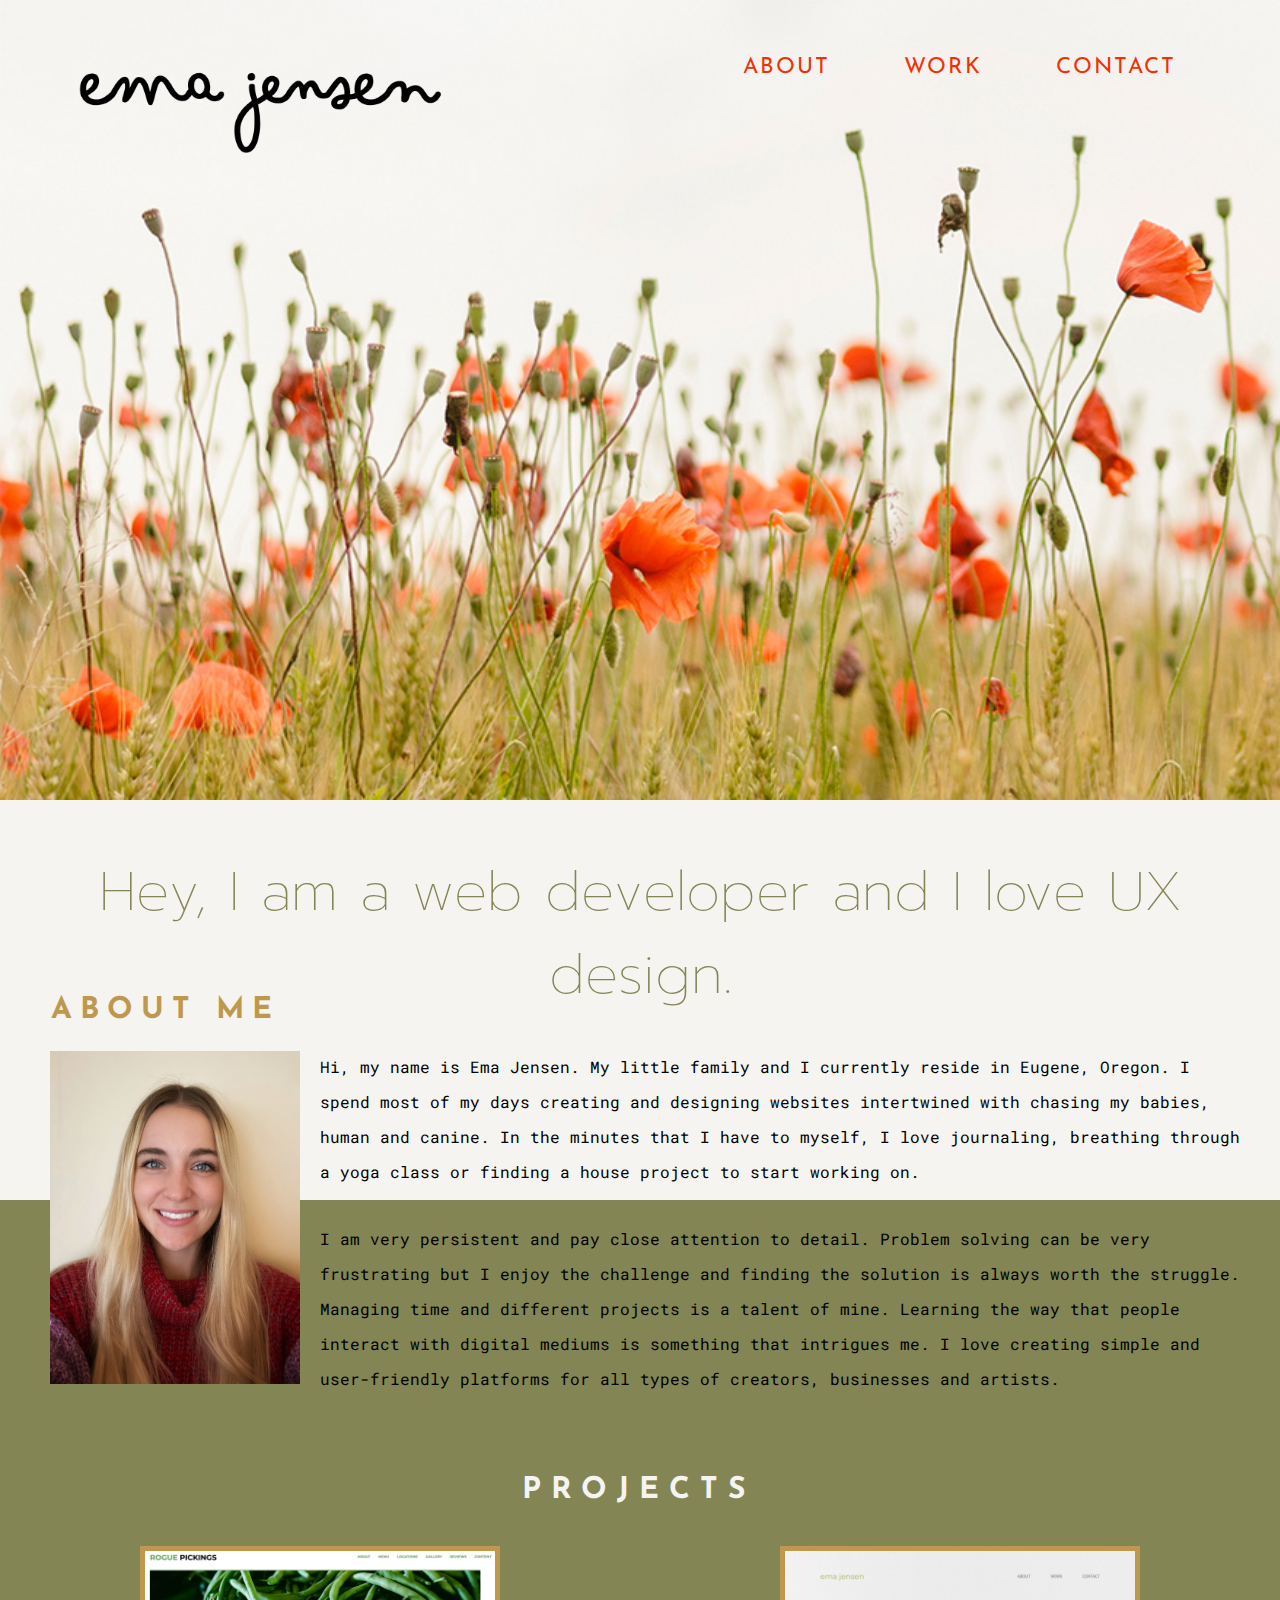
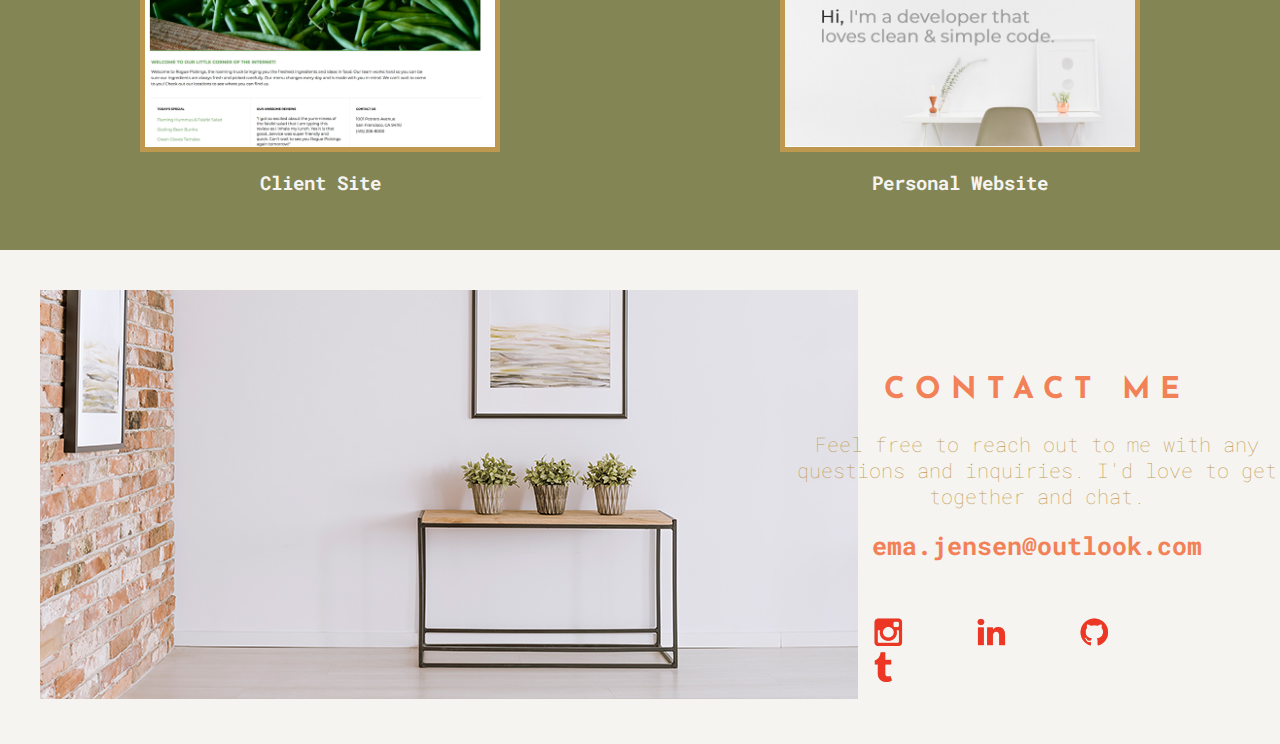
<file: index.html>
<!doctype html>
<html lang="en">
    <head>
      <meta charset="utf-8">
        <title>Ema Jensen | Portfolio</title>
        <link rel="stylesheet" href="css/normalize.css">
        <link rel="stylesheet" href="css/main.css">
        <link href="https://fonts.googleapis.com/css?family=Roboto+Mono&display=swap" rel="stylesheet">
        <link href="https://fonts.googleapis.com/css?family=Prompt:200,400&display=swap" rel="stylesheet">
        <link href="https://fonts.googleapis.com/css?family=Josefin+Sans&display=swap" rel="stylesheet">
    </head>
    <body>
      <div class="full-body">
        <header>
          <div class="full-width">
            <div class="half-width">
              <a href="../index.html"><img src="../img/name-logo.png" alt="Name Logo"></a>
            </div>
            <div class="half-width">
              <nav>
                <ul>
                  <li><a href="#about">ABOUT</a></li>
                  <li><a href="#work">WORK</a></li>
                  <li><a href="#contact">CONTACT</a></li>
                </ul>
              </nav>
            </div>
          </div>
        </header>
        <main>
          <section id="intro" class="intro-about-bg">
            <h1>Hey, I am a web developer and I love UX design.</h1>
          </section>
          <section id="about" class="intro-about-bg">
            <div class="full-width">
              <div class="quarter-width">
                <h2>ABOUT ME</h2>
                <img src="img/work-portrait.jpg" alt="Work Image" id="about-"/>
              </div>
              <div class="half-width" id="about-layout">
                <p id="about-p-spacing">Hi, my name is Ema Jensen. My little family and I currently reside in Eugene, Oregon. I spend most of my days creating and designing websites intertwined with chasing my babies, human and canine. In the minutes that I have to myself, I love journaling, breathing through a yoga class or finding a house project to start working on. </p>
                <p>I am very persistent and pay close attention to detail. Problem solving can be very frustrating but I enjoy the challenge and finding the solution is always worth the struggle. Managing time and different projects is a talent of mine. Learning the way that people interact with digital mediums is something that intrigues me. I love creating simple and user-friendly platforms for all types of creators, businesses and artists. </p>
              </div>
            </div>
          </section>
          <section id="work">
            <div class="full-width">
              <div class="full-width">
                <h2>PROJECTS</h2>
              </div>
              <div class="half-width">
                <img src="../img/rogue-pickings-img.jpg" alt="Rogue Pickings"/>
                <a href="../rogue-project-01/index.html" target="_blank"><h3>Client Site</h3></a>
              </div>
              <div class="half-width">
                <img src="../img/ethereal-code-img.jpg" alt="Ethereal Code Website"/>
                <a href="https://www.ethereal-code.com" target="_blank"><h3>Personal Website</h3></a>
              </div>
            </div>
        </section>
        <footer>
          <div class="three-fourth-width" id="main-img">
            <img src="../img/neutral-desk.jpg" alt="Neutral Desk">
          </div>
          <div id="contact">
            <div  id="contact-info-box">
              <h2>CONTACT ME</h2>
              <h3>Feel free to reach out to me with any questions and inquiries. I'd love to get together and chat.</h3>
              <a href="mailto:ema.jensen@outlook.com" class="email-link"><p>ema.jensen@outlook.com</p></a>
              <nav>
                <ul>
                  <li><a href="https://www.instagram.com/ema.anne/" target="_blank"><img src="../img/instagram-icon.png" alt="Instagram"></a></li>
                  <li><a href="https://www.linkedin.com/in/emalee-jensen-0125b813a/" target="_blank"><img src="../img/linkedin-icon.png" alt="LinkedIn"></a></li>
                  <li><a href="https://github.com/ema-jensen" target="_blank"><img src="../img/github-icon.png" alt="GitHub"></a></li>
                  <li id="tumblr-spacing"><a href="https://www.tumblr.com/blog/ema-jensen-code" target="_blank"><img src="../img/tumblr-icon.png" alt="Tumblr"></a></li>
                </ul>
              </nav>
            </div>
          </div>
        </footer>
      </main>
    </div>
  </body>
</html>
</file>
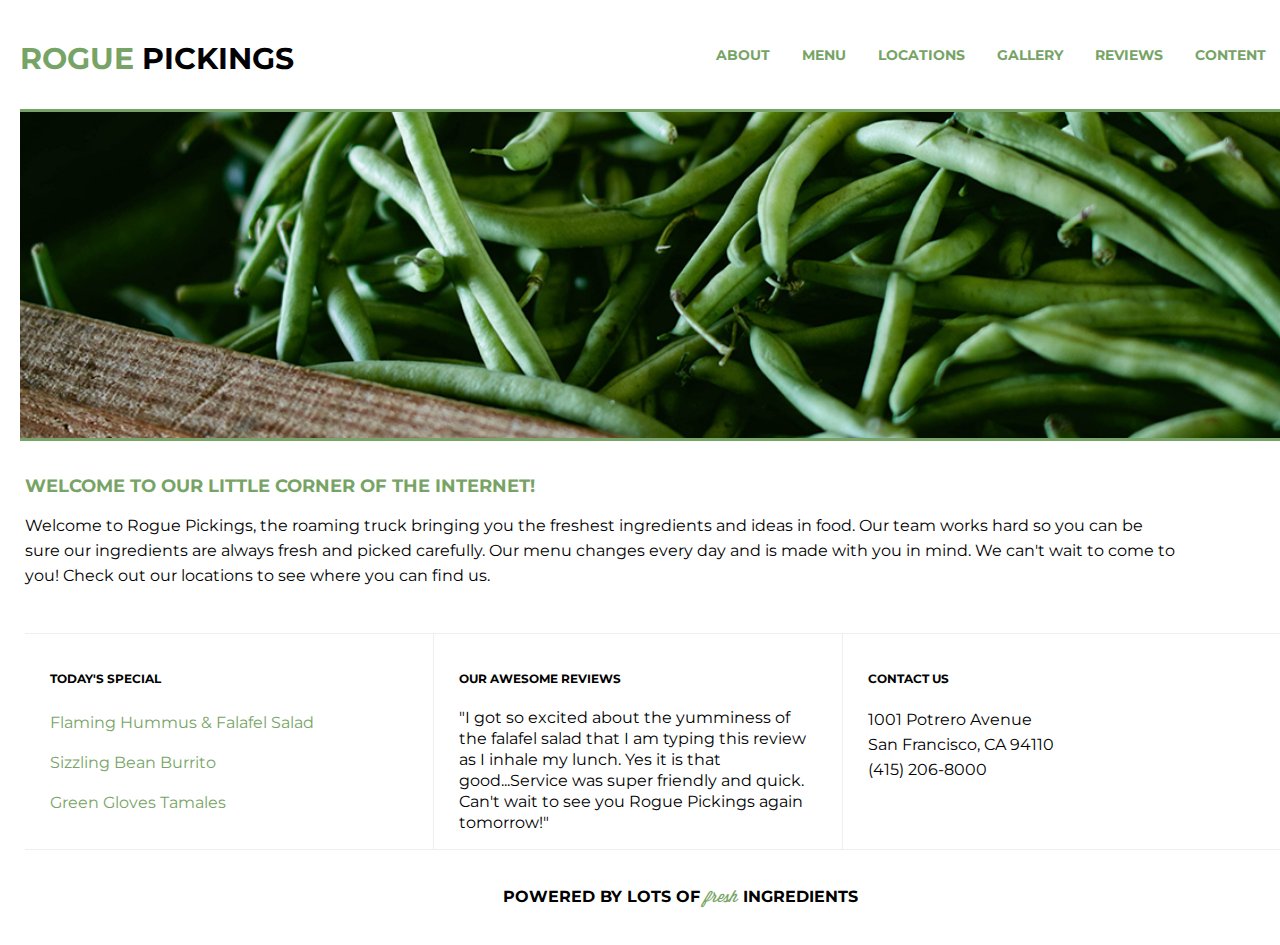
<file: rogue-project-01/index.html>
<!doctype html>
<html lang="en">
    <head>
      <meta charset="utf-8">
        <title> Rogue Pickings</title>
          <link rel="stylesheet" href="css/normalize.css">
          <link rel="stylesheet" href="css/main.css">
          <link href="https://fonts.googleapis.com/css?family=Montserrat:400,700&display=swap" rel="stylesheet">
    </head>
  <body class="main-body">
    <header>
      <div>
        <div>
          <h1> Rogue <span class="main-body">Pickings</span></h1>
        </div>
        <div>
          <nav>
            <ul>
              <li><a href="#about">About</a></li>
              <li><a href="#menu">Menu</a></li>
              <li><a href="#locations">Locations</a></li>
              <li><a href="#gallery">Gallery</a></li>
              <li><a href="#reviews">Reviews</a></li>
              <li><a href="#content">Content</a></li>
            </ul>
          </nav>
        </div>
      </div>
    </header>
    <intro>
      <img src="img/background-image.jpg" alt="Background Image" class="image"/>
      <div id="intro">
        <h2>Welcome to Our Little Corner of the Internet!</h2>
          <p> Welcome to Rogue Pickings, the roaming truck bringing you the freshest ingredients and ideas in food. Our team works hard so you can be sure our ingredients are always fresh and picked carefully. Our menu changes every day and is made with you in mind. We can't wait to come to you! Check out our locations to see where you can find us.</p>
      </div>
    </intro>
    <main>
      <div class="full-width">
        <div class="third-width"  id="right-border">
          <h3>Today's Special</h3>
            <ul id="special">
              <li>Flaming Hummus &amp; Falafel Salad</li>
              <li>Sizzling Bean Burrito</li>
              <li>Green Gloves Tamales</li>
            </ul>
        </div>
        <div class="third-width" id="right-border">
          <h3>Our Awesome Reviews</h3>
            <p id="reviews">"I got so excited about the yumminess of the falafel salad that I am typing this review as I inhale my lunch. Yes it is that good...Service was super friendly and quick. Can't wait to see you Rogue Pickings again tomorrow!"</p>
        </div>
        <div class="third-width">
          <h3>Contact Us</h3>
            <p id="contact">1001 Potrero Avenue San Francisco, CA 94110 (415) 206-8000</p>
        </div>
      </div>
    </main>
    <footer>
      <div>
        <h2>Powered by Lots of <span id="fresh">Fresh</span> Ingredients</h2>
      </div>
    </footer>
  </body>
</html>
</file>
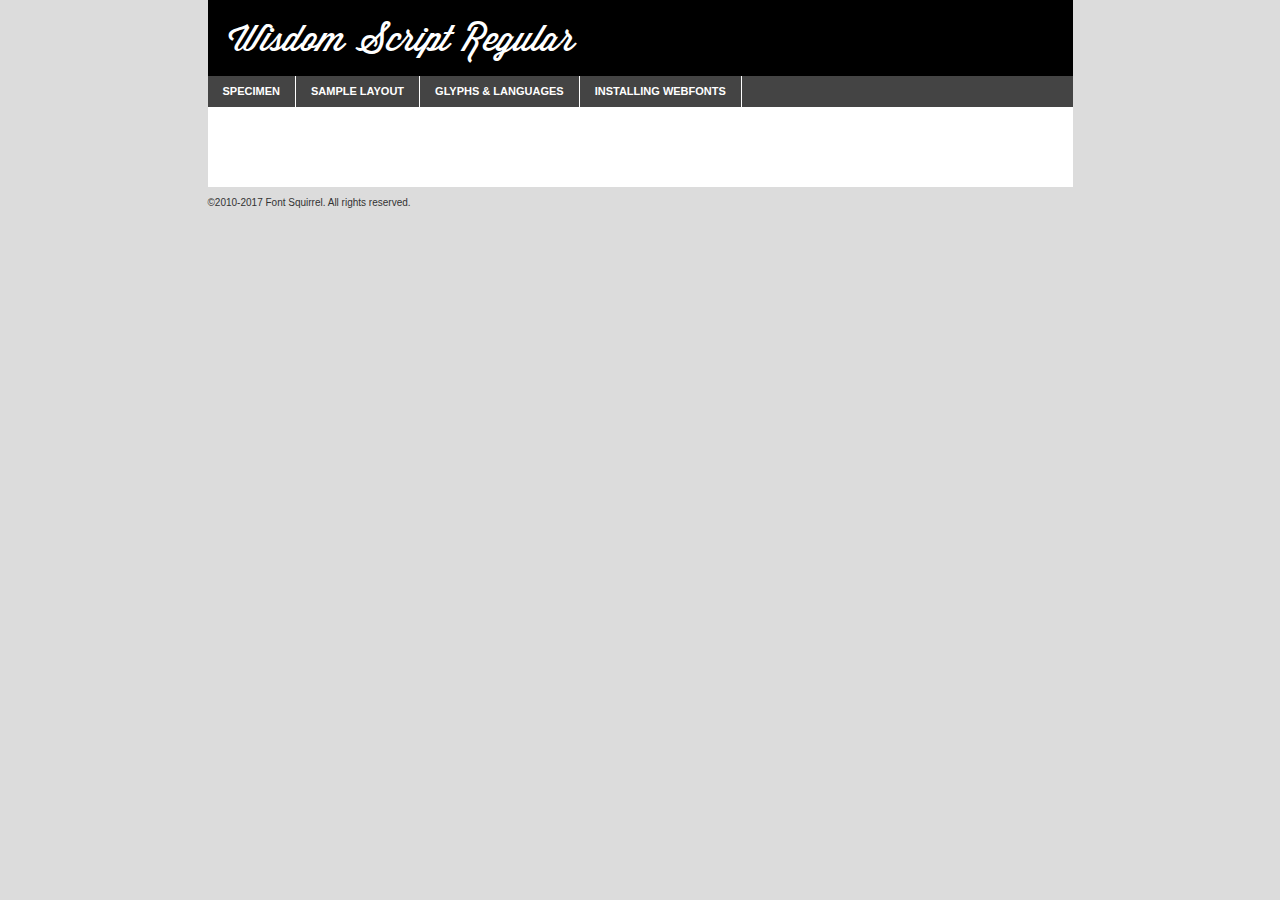
<file: rogue-project-01/fonts/webfontkit-wisdom-script/wisdomscriptaj-demo.html>
<!DOCTYPE html PUBLIC "-//W3C//DTD XHTML 1.0 Transitional//EN"
	"http://www.w3.org/TR/xhtml1/DTD/xhtml1-transitional.dtd">

<html xmlns="http://www.w3.org/1999/xhtml" xml:lang="en" lang="en">
<head>
	<meta http-equiv="Content-Type" content="text/html; charset=utf-8" />
	<script src="http://ajax.googleapis.com/ajax/libs/jquery/1.7.2/jquery.min.js" type="text/javascript" charset="utf-8"></script>
	<script type="text/javascript">
	(function($){$.fn.easyTabs=function(option){var param=jQuery.extend({fadeSpeed:"fast",defaultContent:1,activeClass:'active'},option);$(this).each(function(){var thisId="#"+this.id;if(param.defaultContent==''){param.defaultContent=1;}
	if(typeof param.defaultContent=="number")
	{var defaultTab=$(thisId+" .tabs li:eq("+(param.defaultContent-1)+") a").attr('href').substr(1);}else{var defaultTab=param.defaultContent;}
	$(thisId+" .tabs li a").each(function(){var tabToHide=$(this).attr('href').substr(1);$("#"+tabToHide).addClass('easytabs-tab-content');});hideAll();changeContent(defaultTab);function hideAll(){$(thisId+" .easytabs-tab-content").hide();}
	function changeContent(tabId){hideAll();$(thisId+" .tabs li").removeClass(param.activeClass);$(thisId+" .tabs li a[href=#"+tabId+"]").closest('li').addClass(param.activeClass);if(param.fadeSpeed!="none")
	{$(thisId+" #"+tabId).fadeIn(param.fadeSpeed);}else{$(thisId+" #"+tabId).show();}}
	$(thisId+" .tabs li").click(function(){var tabId=$(this).find('a').attr('href').substr(1);changeContent(tabId);return false;});});}})(jQuery);
	</script>
	<link rel="stylesheet" href="specimen_files/specimen_stylesheet.css" type="text/css" charset="utf-8" />
	<link rel="stylesheet" href="stylesheet.css" type="text/css" charset="utf-8" />

	<style type="text/css">
					body{
				font-family: 'wisdom_scriptregular';
							}
		</style>

	<title>Wisdom Script Regular Specimen</title>
	
	
	<script type="text/javascript" charset="utf-8">
		$(document).ready(function() {
			$('#container').easyTabs({defaultContent:1});
		});
	</script>
</head>

<body>
<div id="container">
	<div id="header">
		Wisdom Script Regular	</div>
	<ul class="tabs">
		<li><a href="#specimen">Specimen</a></li>
		<li><a href="#layout">Sample Layout</a></li>
				<li><a href="#glyphs">Glyphs &amp; Languages</a></li>
		<li><a href="#installing">Installing Webfonts</a></li>
		
	</ul>
	
	<div id="main_content">

		
			<div id="specimen">
		
				<div class="section">
					<div class="grid12 firstcol">
						<div class="huge">AaBb</div>
					</div>
				</div>
		
				<div class="section">
					<div class="glyph_range">A&#x200B;B&#x200b;C&#x200b;D&#x200b;E&#x200b;F&#x200b;G&#x200b;H&#x200b;I&#x200b;J&#x200b;K&#x200b;L&#x200b;M&#x200b;N&#x200b;O&#x200b;P&#x200b;Q&#x200b;R&#x200b;S&#x200b;T&#x200b;U&#x200b;V&#x200b;W&#x200b;X&#x200b;Y&#x200b;Z&#x200b;a&#x200b;b&#x200b;c&#x200b;d&#x200b;e&#x200b;f&#x200b;g&#x200b;h&#x200b;i&#x200b;j&#x200b;k&#x200b;l&#x200b;m&#x200b;n&#x200b;o&#x200b;p&#x200b;q&#x200b;r&#x200b;s&#x200b;t&#x200b;u&#x200b;v&#x200b;w&#x200b;x&#x200b;y&#x200b;z&#x200b;1&#x200b;2&#x200b;3&#x200b;4&#x200b;5&#x200b;6&#x200b;7&#x200b;8&#x200b;9&#x200b;0&#x200b;&amp;&#x200b;.&#x200b;,&#x200b;?&#x200b;!&#x200b;&#64;&#x200b;(&#x200b;)&#x200b;#&#x200b;$&#x200b;%&#x200b;*&#x200b;+&#x200b;-&#x200b;=&#x200b;:&#x200b;;</div>
				</div>
				<div class="section">
					<div class="grid12 firstcol">
						<table class="sample_table">
							<tr><td>10</td><td class="size10">abcdefghijklmnopqrstuvwxyzABCDEFGHIJKLMNOPQRSTUVWXYZ0123456789abcdefghijklmnopqrstuvwxyzABCDEFGHIJKLMNOPQRSTUVWXYZ0123456789abcdefghijklmnopqrstuvwxyzABCDEFGHIJKLMNOPQRSTUVWXYZ</td></tr>
							<tr><td>11</td><td class="size11">abcdefghijklmnopqrstuvwxyzABCDEFGHIJKLMNOPQRSTUVWXYZ0123456789abcdefghijklmnopqrstuvwxyzABCDEFGHIJKLMNOPQRSTUVWXYZ0123456789abcdefghijklmnopqrstuvwxyzABCDEFGHIJKLMNOPQRSTUVWXYZ</td></tr>
							<tr><td>12</td><td class="size12">abcdefghijklmnopqrstuvwxyzABCDEFGHIJKLMNOPQRSTUVWXYZ0123456789abcdefghijklmnopqrstuvwxyzABCDEFGHIJKLMNOPQRSTUVWXYZ0123456789abcdefghijklmnopqrstuvwxyzABCDEFGHIJKLMNOPQRSTUVWXYZ</td></tr>
							<tr><td>13</td><td class="size13">abcdefghijklmnopqrstuvwxyzABCDEFGHIJKLMNOPQRSTUVWXYZ0123456789abcdefghijklmnopqrstuvwxyzABCDEFGHIJKLMNOPQRSTUVWXYZ0123456789abcdefghijklmnopqrstuvwxyzABCDEFGHIJKLMNOPQRSTUVWXYZ</td></tr>
							<tr><td>14</td><td class="size14">abcdefghijklmnopqrstuvwxyzABCDEFGHIJKLMNOPQRSTUVWXYZ0123456789abcdefghijklmnopqrstuvwxyzABCDEFGHIJKLMNOPQRSTUVWXYZ0123456789abcdefghijklmnopqrstuvwxyzABCDEFGHIJKLMNOPQRSTUVWXYZ</td></tr>
							<tr><td>16</td><td class="size16">abcdefghijklmnopqrstuvwxyzABCDEFGHIJKLMNOPQRSTUVWXYZ0123456789abcdefghijklmnopqrstuvwxyzABCDEFGHIJKLMNOPQRSTUVWXYZ</td></tr>
							<tr><td>18</td><td class="size18">abcdefghijklmnopqrstuvwxyzABCDEFGHIJKLMNOPQRSTUVWXYZ0123456789abcdefghijklmnopqrstuvwxyzABCDEFGHIJKLMNOPQRSTUVWXYZ</td></tr>
							<tr><td>20</td><td class="size20">abcdefghijklmnopqrstuvwxyzABCDEFGHIJKLMNOPQRSTUVWXYZ0123456789abcdefghijklmnopqrstuvwxyzABCDEFGHIJKLMNOPQRSTUVWXYZ</td></tr>
							<tr><td>24</td><td class="size24">abcdefghijklmnopqrstuvwxyzABCDEFGHIJKLMNOPQRSTUVWXYZ0123456789abcdefghijklmnopqrstuvwxyzABCDEFGHIJKLMNOPQRSTUVWXYZ</td></tr>
							<tr><td>30</td><td class="size30">abcdefghijklmnopqrstuvwxyzABCDEFGHIJKLMNOPQRSTUVWXYZ0123456789abcdefghijklmnopqrstuvwxyzABCDEFGHIJKLMNOPQRSTUVWXYZ</td></tr>
							<tr><td>36</td><td class="size36">abcdefghijklmnopqrstuvwxyzABCDEFGHIJKLMNOPQRSTUVWXYZ0123456789abcdefghijklmnopqrstuvwxyzABCDEFGHIJKLMNOPQRSTUVWXYZ</td></tr>
							<tr><td>48</td><td class="size48">abcdefghijklmnopqrstuvwxyzABCDEFGHIJKLMNOPQRSTUVWXYZ0123456789abcdefghijklmnopqrstuvwxyzABCDEFGHIJKLMNOPQRSTUVWXYZ</td></tr>
							<tr><td>60</td><td class="size60">abcdefghijklmnopqrstuvwxyzABCDEFGHIJKLMNOPQRSTUVWXYZ0123456789abcdefghijklmnopqrstuvwxyzABCDEFGHIJKLMNOPQRSTUVWXYZ</td></tr>
							<tr><td>72</td><td class="size72">abcdefghijklmnopqrstuvwxyzABCDEFGHIJKLMNOPQRSTUVWXYZ0123456789abcdefghijklmnopqrstuvwxyzABCDEFGHIJKLMNOPQRSTUVWXYZ</td></tr>
							<tr><td>90</td><td class="size90">abcdefghijklmnopqrstuvwxyzABCDEFGHIJKLMNOPQRSTUVWXYZ0123456789abcdefghijklmnopqrstuvwxyzABCDEFGHIJKLMNOPQRSTUVWXYZ</td></tr>
						</table>
				
					</div>
			
				</div>
		
		
		
								<div class="section" id="bodycomparison">


										<div id="xheight">
				<div class="fontbody">&#x25FC;&#x25FC;&#x25FC;&#x25FC;&#x25FC;&#x25FC;&#x25FC;&#x25FC;&#x25FC;&#x25FC;&#x25FC;&#x25FC;&#x25FC;&#x25FC;&#x25FC;&#x25FC;&#x25FC;&#x25FC;&#x25FC;&#x25FC;&#x25FC;&#x25FC;&#x25FC;&#x25FC;&#x25FC;&#x25FC;&#x25FC;&#x25FC;&#x25FC;&#x25FC;&#x25FC;&#x25FC;&#x25FC;&#x25FC;&#x25FC;&#x25FC;&#x25FC;&#x25FC;&#x25FC;&#x25FC;&#x25FC;&#x25FC;&#x25FC;&#x25FC;&#x25FC;&#x25FC;&#x25FC;&#x25FC;&#x25FC;&#x25FC;&#x25FC;&#x25FC;&#x25FC;&#x25FC;&#x25FC;&#x25FC;&#x25FC;&#x25FC;&#x25FC;&#x25FC;&#x25FC;&#x25FC;&#x25FC;&#x25FC;&#x25FC;&#x25FC;&#x25FC;&#x25FC;&#x25FC;&#x25FC;&#x25FC;&#x25FC;&#x25FC;&#x25FC;&#x25FC;&#x25FC;&#x25FC;&#x25FC;&#x25FC;&#x25FC;&#x25FC;&#x25FC;&#x25FC;&#x25FC;&#x25FC;&#x25FC;&#x25FC;&#x25FC;&#x25FC;&#x25FC;&#x25FC;&#x25FC;&#x25FC;&#x25FC;&#x25FC;&#x25FC;&#x25FC;&#x25FC;&#x25FC;body</div><div class="arialbody">body</div><div class="verdanabody">body</div><div class="georgiabody">body</div></div>
										<div class="fontbody" style="z-index:1">
											body<span>Wisdom Script Regular</span>
										</div>
										<div class="arialbody" style="z-index:1">
											body<span>Arial</span>
										</div>
										<div class="verdanabody" style="z-index:1">
											body<span>Verdana</span>
										</div>
										<div class="georgiabody" style="z-index:1">
											body<span>Georgia</span>
										</div>



								</div>
		
		
				<div class="section psample psample_row1" id="">
					
					<div class="grid2 firstcol">
						<p class="size10"><span>10.</span>Aenean lacinia bibendum nulla sed consectetur. Fusce dapibus, tellus ac cursus commodo, tortor mauris condimentum nibh, ut fermentum massa justo sit amet risus. Nullam id dolor id nibh ultricies vehicula ut id elit. Cum sociis natoque penatibus et magnis dis parturient montes, nascetur ridiculus mus. Nulla vitae elit libero, a pharetra augue.</p>
			
					</div>
					<div class="grid3">
						<p class="size11"><span>11.</span>Aenean lacinia bibendum nulla sed consectetur. Fusce dapibus, tellus ac cursus commodo, tortor mauris condimentum nibh, ut fermentum massa justo sit amet risus. Nullam id dolor id nibh ultricies vehicula ut id elit. Cum sociis natoque penatibus et magnis dis parturient montes, nascetur ridiculus mus. Nulla vitae elit libero, a pharetra augue.</p>
			
					</div>
					<div class="grid3">
						<p class="size12"><span>12.</span>Aenean lacinia bibendum nulla sed consectetur. Fusce dapibus, tellus ac cursus commodo, tortor mauris condimentum nibh, ut fermentum massa justo sit amet risus. Nullam id dolor id nibh ultricies vehicula ut id elit. Cum sociis natoque penatibus et magnis dis parturient montes, nascetur ridiculus mus. Nulla vitae elit libero, a pharetra augue.</p>
			
					</div>
					<div class="grid4">
						<p class="size13"><span>13.</span>Aenean lacinia bibendum nulla sed consectetur. Fusce dapibus, tellus ac cursus commodo, tortor mauris condimentum nibh, ut fermentum massa justo sit amet risus. Nullam id dolor id nibh ultricies vehicula ut id elit. Cum sociis natoque penatibus et magnis dis parturient montes, nascetur ridiculus mus. Nulla vitae elit libero, a pharetra augue.</p>
			
					</div>
					<div class="white_blend"></div>
					
				</div>
				<div class="section psample psample_row2" id="">
					<div class="grid3 firstcol">
						<p class="size14"><span>14.</span>Aenean lacinia bibendum nulla sed consectetur. Fusce dapibus, tellus ac cursus commodo, tortor mauris condimentum nibh, ut fermentum massa justo sit amet risus. Nullam id dolor id nibh ultricies vehicula ut id elit. Cum sociis natoque penatibus et magnis dis parturient montes, nascetur ridiculus mus. Nulla vitae elit libero, a pharetra augue.</p>
			
					</div>
					<div class="grid4">
						<p class="size16"><span>16.</span>Aenean lacinia bibendum nulla sed consectetur. Fusce dapibus, tellus ac cursus commodo, tortor mauris condimentum nibh, ut fermentum massa justo sit amet risus. Nullam id dolor id nibh ultricies vehicula ut id elit. Cum sociis natoque penatibus et magnis dis parturient montes, nascetur ridiculus mus. Nulla vitae elit libero, a pharetra augue.</p>
			
					</div>
					<div class="grid5">
						<p class="size18"><span>18.</span>Aenean lacinia bibendum nulla sed consectetur. Fusce dapibus, tellus ac cursus commodo, tortor mauris condimentum nibh, ut fermentum massa justo sit amet risus. Nullam id dolor id nibh ultricies vehicula ut id elit. Cum sociis natoque penatibus et magnis dis parturient montes, nascetur ridiculus mus. Nulla vitae elit libero, a pharetra augue.</p>
			
					</div>

					<div class="white_blend"></div>

				</div>
				
				<div class="section psample psample_row3" id="">
					<div class="grid5 firstcol">
						<p class="size20"><span>20.</span>Aenean lacinia bibendum nulla sed consectetur. Fusce dapibus, tellus ac cursus commodo, tortor mauris condimentum nibh, ut fermentum massa justo sit amet risus. Nullam id dolor id nibh ultricies vehicula ut id elit. Cum sociis natoque penatibus et magnis dis parturient montes, nascetur ridiculus mus. Nulla vitae elit libero, a pharetra augue.</p>
					</div>
					<div class="grid7">
						<p class="size24"><span>24.</span>Aenean lacinia bibendum nulla sed consectetur. Fusce dapibus, tellus ac cursus commodo, tortor mauris condimentum nibh, ut fermentum massa justo sit amet risus. Nullam id dolor id nibh ultricies vehicula ut id elit. Cum sociis natoque penatibus et magnis dis parturient montes, nascetur ridiculus mus. Nulla vitae elit libero, a pharetra augue.</p>
					</div>
					
					<div class="white_blend"></div>
					
				</div>
				
				<div class="section psample psample_row4" id="">
					<div class="grid12 firstcol">
						<p class="size30"><span>30.</span>Aenean lacinia bibendum nulla sed consectetur. Fusce dapibus, tellus ac cursus commodo, tortor mauris condimentum nibh, ut fermentum massa justo sit amet risus. Nullam id dolor id nibh ultricies vehicula ut id elit. Cum sociis natoque penatibus et magnis dis parturient montes, nascetur ridiculus mus. Nulla vitae elit libero, a pharetra augue.</p>
					</div>
					<div class="white_blend"></div>
					
				</div>
				
				
				
				<div class="section psample psample_row1 fullreverse">
					<div class="grid2 firstcol">
						<p class="size10"><span>10.</span>Aenean lacinia bibendum nulla sed consectetur. Fusce dapibus, tellus ac cursus commodo, tortor mauris condimentum nibh, ut fermentum massa justo sit amet risus. Nullam id dolor id nibh ultricies vehicula ut id elit. Cum sociis natoque penatibus et magnis dis parturient montes, nascetur ridiculus mus. Nulla vitae elit libero, a pharetra augue.</p>
			
					</div>
					<div class="grid3">
						<p class="size11"><span>11.</span>Aenean lacinia bibendum nulla sed consectetur. Fusce dapibus, tellus ac cursus commodo, tortor mauris condimentum nibh, ut fermentum massa justo sit amet risus. Nullam id dolor id nibh ultricies vehicula ut id elit. Cum sociis natoque penatibus et magnis dis parturient montes, nascetur ridiculus mus. Nulla vitae elit libero, a pharetra augue.</p>
			
					</div>
					<div class="grid3">
						<p class="size12"><span>12.</span>Aenean lacinia bibendum nulla sed consectetur. Fusce dapibus, tellus ac cursus commodo, tortor mauris condimentum nibh, ut fermentum massa justo sit amet risus. Nullam id dolor id nibh ultricies vehicula ut id elit. Cum sociis natoque penatibus et magnis dis parturient montes, nascetur ridiculus mus. Nulla vitae elit libero, a pharetra augue.</p>
			
					</div>
					<div class="grid4">
						<p class="size13"><span>13.</span>Aenean lacinia bibendum nulla sed consectetur. Fusce dapibus, tellus ac cursus commodo, tortor mauris condimentum nibh, ut fermentum massa justo sit amet risus. Nullam id dolor id nibh ultricies vehicula ut id elit. Cum sociis natoque penatibus et magnis dis parturient montes, nascetur ridiculus mus. Nulla vitae elit libero, a pharetra augue.</p>
			
					</div>
					<div class="black_blend"></div>
					
				</div>
				
				<div class="section psample psample_row2 fullreverse">
					<div class="grid3 firstcol">
						<p class="size14"><span>14.</span>Aenean lacinia bibendum nulla sed consectetur. Fusce dapibus, tellus ac cursus commodo, tortor mauris condimentum nibh, ut fermentum massa justo sit amet risus. Nullam id dolor id nibh ultricies vehicula ut id elit. Cum sociis natoque penatibus et magnis dis parturient montes, nascetur ridiculus mus. Nulla vitae elit libero, a pharetra augue.</p>
			
					</div>
					<div class="grid4">
						<p class="size16"><span>16.</span>Aenean lacinia bibendum nulla sed consectetur. Fusce dapibus, tellus ac cursus commodo, tortor mauris condimentum nibh, ut fermentum massa justo sit amet risus. Nullam id dolor id nibh ultricies vehicula ut id elit. Cum sociis natoque penatibus et magnis dis parturient montes, nascetur ridiculus mus. Nulla vitae elit libero, a pharetra augue.</p>
			
					</div>
					<div class="grid5">
						<p class="size18"><span>18.</span>Aenean lacinia bibendum nulla sed consectetur. Fusce dapibus, tellus ac cursus commodo, tortor mauris condimentum nibh, ut fermentum massa justo sit amet risus. Nullam id dolor id nibh ultricies vehicula ut id elit. Cum sociis natoque penatibus et magnis dis parturient montes, nascetur ridiculus mus. Nulla vitae elit libero, a pharetra augue.</p>
			
					</div>
					<div class="black_blend"></div>

				</div>
				
				<div class="section psample fullreverse psample_row3" id="">
					<div class="grid5 firstcol">
						<p class="size20"><span>20.</span>Aenean lacinia bibendum nulla sed consectetur. Fusce dapibus, tellus ac cursus commodo, tortor mauris condimentum nibh, ut fermentum massa justo sit amet risus. Nullam id dolor id nibh ultricies vehicula ut id elit. Cum sociis natoque penatibus et magnis dis parturient montes, nascetur ridiculus mus. Nulla vitae elit libero, a pharetra augue.</p>
					</div>
					<div class="grid7">
						<p class="size24"><span>24.</span>Aenean lacinia bibendum nulla sed consectetur. Fusce dapibus, tellus ac cursus commodo, tortor mauris condimentum nibh, ut fermentum massa justo sit amet risus. Nullam id dolor id nibh ultricies vehicula ut id elit. Cum sociis natoque penatibus et magnis dis parturient montes, nascetur ridiculus mus. Nulla vitae elit libero, a pharetra augue.</p>
					</div>
					
					<div class="black_blend"></div>
					
				</div>
				
				<div class="section psample fullreverse psample_row4" id="" style="border-bottom: 20px #000 solid;">
					<div class="grid12 firstcol">
						<p class="size30"><span>30.</span>Aenean lacinia bibendum nulla sed consectetur. Fusce dapibus, tellus ac cursus commodo, tortor mauris condimentum nibh, ut fermentum massa justo sit amet risus. Nullam id dolor id nibh ultricies vehicula ut id elit. Cum sociis natoque penatibus et magnis dis parturient montes, nascetur ridiculus mus. Nulla vitae elit libero, a pharetra augue.</p>
					</div>
					<div class="black_blend"></div>
					
				</div>
				
				
				
				
			</div>
			
			<div id="layout">
				
				<div class="section">
					
					<div class="grid12 firstcol">
						<h1>Lorem Ipsum Dolor</h1>
						<h2>Etiam porta sem malesuada magna mollis euismod</h2>
						
						<p class="byline">By <a href="#link">Aenean Lacinia</a></p>
					</div>
				</div>
				<div class="section">
					<div class="grid8 firstcol">
						<p class="large">Donec sed odio dui. Morbi leo risus, porta ac consectetur ac, vestibulum at eros. Fusce dapibus, tellus ac cursus commodo, tortor mauris condimentum nibh, ut fermentum massa justo sit amet risus. </p>

						
						<h3>Pellentesque ornare sem</h3>

						<p>Maecenas sed diam eget risus varius blandit sit amet non magna. Maecenas faucibus mollis interdum. Donec ullamcorper nulla non metus auctor fringilla. Nullam id dolor id nibh ultricies vehicula ut id elit. Nullam id dolor id nibh ultricies vehicula ut id elit. </p>

						<p>Aenean eu leo quam. Pellentesque ornare sem lacinia quam venenatis vestibulum. Lorem ipsum dolor sit amet, consectetur adipiscing elit. Cum sociis natoque penatibus et magnis dis parturient montes, nascetur ridiculus mus. </p>

						<p>Nulla vitae elit libero, a pharetra augue. Praesent commodo cursus magna, vel scelerisque nisl consectetur et. Aenean lacinia bibendum nulla sed consectetur. </p>

						<p>Nullam quis risus eget urna mollis ornare vel eu leo. Nullam quis risus eget urna mollis ornare vel eu leo. Maecenas sed diam eget risus varius blandit sit amet non magna. Donec ullamcorper nulla non metus auctor fringilla. </p>

						<h3>Cras mattis consectetur</h3>

						<p>Aenean eu leo quam. Pellentesque ornare sem lacinia quam venenatis vestibulum. Aenean lacinia bibendum nulla sed consectetur. Integer posuere erat a ante venenatis dapibus posuere velit aliquet. Cras mattis consectetur purus sit amet fermentum. </p>

						<p>Nullam id dolor id nibh ultricies vehicula ut id elit. Nullam quis risus eget urna mollis ornare vel eu leo. Cras mattis consectetur purus sit amet fermentum.</p>
					</div>
					
					<div class="grid4 sidebar">
						
						<div class="box reverse">
							<p class="last">Nullam quis risus eget urna mollis ornare vel eu leo. Donec ullamcorper nulla non metus auctor fringilla. Cras mattis consectetur purus sit amet fermentum. Sed posuere consectetur est at lobortis. Lorem ipsum dolor sit amet, consectetur adipiscing elit. </p>
						</div>
						
						<p class="caption">Maecenas sed diam eget risus varius.</p>

						<p>Vestibulum id ligula porta felis euismod semper. Integer posuere erat a ante venenatis dapibus posuere velit aliquet. Vestibulum id ligula porta felis euismod semper. Sed posuere consectetur est at lobortis. Maecenas sed diam eget risus varius blandit sit amet non magna. Fusce dapibus, tellus ac cursus commodo, tortor mauris condimentum nibh, ut fermentum massa justo sit amet risus. </p>

					

						<p>Duis mollis, est non commodo luctus, nisi erat porttitor ligula, eget lacinia odio sem nec elit. Aenean lacinia bibendum nulla sed consectetur. Vivamus sagittis lacus vel augue laoreet rutrum faucibus dolor auctor. Aenean lacinia bibendum nulla sed consectetur. Nullam quis risus eget urna mollis ornare vel eu leo. </p>

						<p>Praesent commodo cursus magna, vel scelerisque nisl consectetur et. Donec ullamcorper nulla non metus auctor fringilla. Maecenas faucibus mollis interdum. Fusce dapibus, tellus ac cursus commodo, tortor mauris condimentum nibh, ut fermentum massa justo sit amet risus. </p>

					</div>
				</div>
				
			</div>


			



		<div id="glyphs">
			<div class="section">
				<div class="grid12 firstcol">
			
				<h1>Language Support</h1>
				<p>The subset of Wisdom Script Regular in this kit supports the following languages:<br />
			
					English, Arrernte, Bislama, Cebuano, Fijian, Gilbertese, Hmong, Ibanag, Iloko_ilokano, Interglossa_glosa, Interlingua, Lojban, Norfolk_pitcairnese, Oromo, Rotokas, Seychelles_creole, Shona, Somali, Southern_ndebele, Swahili, Swati_swazi, Tok_pisin, Warlpiri, Xhosa, Zulu, Latinbasic, Demo				</p>
				<h1>Glyph Chart</h1>
				<p>The subset of Wisdom Script Regular in this kit includes all the glyphs listed below. Unicode entities are included above each glyph to help you insert individual characters into your layout.</p>
				<div id="glyph_chart">
			
																				 <div><p>&amp;#32;</p>&#32;</div>
																				 <div><p>&amp;#33;</p>&#33;</div>
																				 <div><p>&amp;#34;</p>&#34;</div>
																				 <div><p>&amp;#35;</p>&#35;</div>
																				 <div><p>&amp;#36;</p>&#36;</div>
																				 <div><p>&amp;#37;</p>&#37;</div>
																				 <div><p>&amp;#38;</p>&#38;</div>
																				 <div><p>&amp;#39;</p>&#39;</div>
																				 <div><p>&amp;#40;</p>&#40;</div>
																				 <div><p>&amp;#41;</p>&#41;</div>
																				 <div><p>&amp;#42;</p>&#42;</div>
																				 <div><p>&amp;#43;</p>&#43;</div>
																				 <div><p>&amp;#44;</p>&#44;</div>
																				 <div><p>&amp;#45;</p>&#45;</div>
																				 <div><p>&amp;#46;</p>&#46;</div>
																				 <div><p>&amp;#47;</p>&#47;</div>
																				 <div><p>&amp;#48;</p>&#48;</div>
																				 <div><p>&amp;#49;</p>&#49;</div>
																				 <div><p>&amp;#50;</p>&#50;</div>
																				 <div><p>&amp;#51;</p>&#51;</div>
																				 <div><p>&amp;#52;</p>&#52;</div>
																				 <div><p>&amp;#53;</p>&#53;</div>
																				 <div><p>&amp;#54;</p>&#54;</div>
																				 <div><p>&amp;#55;</p>&#55;</div>
																				 <div><p>&amp;#56;</p>&#56;</div>
																				 <div><p>&amp;#57;</p>&#57;</div>
																				 <div><p>&amp;#58;</p>&#58;</div>
																				 <div><p>&amp;#59;</p>&#59;</div>
																				 <div><p>&amp;#60;</p>&#60;</div>
																				 <div><p>&amp;#61;</p>&#61;</div>
																				 <div><p>&amp;#62;</p>&#62;</div>
																				 <div><p>&amp;#63;</p>&#63;</div>
																				 <div><p>&amp;#64;</p>&#64;</div>
																				 <div><p>&amp;#65;</p>&#65;</div>
																				 <div><p>&amp;#66;</p>&#66;</div>
																				 <div><p>&amp;#67;</p>&#67;</div>
																				 <div><p>&amp;#68;</p>&#68;</div>
																				 <div><p>&amp;#69;</p>&#69;</div>
																				 <div><p>&amp;#70;</p>&#70;</div>
																				 <div><p>&amp;#71;</p>&#71;</div>
																				 <div><p>&amp;#72;</p>&#72;</div>
																				 <div><p>&amp;#73;</p>&#73;</div>
																				 <div><p>&amp;#74;</p>&#74;</div>
																				 <div><p>&amp;#75;</p>&#75;</div>
																				 <div><p>&amp;#76;</p>&#76;</div>
																				 <div><p>&amp;#77;</p>&#77;</div>
																				 <div><p>&amp;#78;</p>&#78;</div>
																				 <div><p>&amp;#79;</p>&#79;</div>
																				 <div><p>&amp;#80;</p>&#80;</div>
																				 <div><p>&amp;#81;</p>&#81;</div>
																				 <div><p>&amp;#82;</p>&#82;</div>
																				 <div><p>&amp;#83;</p>&#83;</div>
																				 <div><p>&amp;#84;</p>&#84;</div>
																				 <div><p>&amp;#85;</p>&#85;</div>
																				 <div><p>&amp;#86;</p>&#86;</div>
																				 <div><p>&amp;#87;</p>&#87;</div>
																				 <div><p>&amp;#88;</p>&#88;</div>
																				 <div><p>&amp;#89;</p>&#89;</div>
																				 <div><p>&amp;#90;</p>&#90;</div>
																				 <div><p>&amp;#91;</p>&#91;</div>
																				 <div><p>&amp;#92;</p>&#92;</div>
																				 <div><p>&amp;#93;</p>&#93;</div>
																				 <div><p>&amp;#94;</p>&#94;</div>
																				 <div><p>&amp;#95;</p>&#95;</div>
																				 <div><p>&amp;#97;</p>&#97;</div>
																				 <div><p>&amp;#98;</p>&#98;</div>
																				 <div><p>&amp;#99;</p>&#99;</div>
																				 <div><p>&amp;#100;</p>&#100;</div>
																				 <div><p>&amp;#101;</p>&#101;</div>
																				 <div><p>&amp;#102;</p>&#102;</div>
																				 <div><p>&amp;#103;</p>&#103;</div>
																				 <div><p>&amp;#104;</p>&#104;</div>
																				 <div><p>&amp;#105;</p>&#105;</div>
																				 <div><p>&amp;#106;</p>&#106;</div>
																				 <div><p>&amp;#107;</p>&#107;</div>
																				 <div><p>&amp;#108;</p>&#108;</div>
																				 <div><p>&amp;#109;</p>&#109;</div>
																				 <div><p>&amp;#110;</p>&#110;</div>
																				 <div><p>&amp;#111;</p>&#111;</div>
																				 <div><p>&amp;#112;</p>&#112;</div>
																				 <div><p>&amp;#113;</p>&#113;</div>
																				 <div><p>&amp;#114;</p>&#114;</div>
																				 <div><p>&amp;#115;</p>&#115;</div>
																				 <div><p>&amp;#116;</p>&#116;</div>
																				 <div><p>&amp;#117;</p>&#117;</div>
																				 <div><p>&amp;#118;</p>&#118;</div>
																				 <div><p>&amp;#119;</p>&#119;</div>
																				 <div><p>&amp;#120;</p>&#120;</div>
																				 <div><p>&amp;#121;</p>&#121;</div>
																				 <div><p>&amp;#122;</p>&#122;</div>
																				 <div><p>&amp;#123;</p>&#123;</div>
																				 <div><p>&amp;#124;</p>&#124;</div>
																				 <div><p>&amp;#125;</p>&#125;</div>
																				 <div><p>&amp;#160;</p>&#160;</div>
																				 <div><p>&amp;#169;</p>&#169;</div>
																				 <div><p>&amp;#173;</p>&#173;</div>
																				 <div><p>&amp;#174;</p>&#174;</div>
																				 <div><p>&amp;#8192;</p>&#8192;</div>
																				 <div><p>&amp;#8193;</p>&#8193;</div>
																				 <div><p>&amp;#8194;</p>&#8194;</div>
																				 <div><p>&amp;#8195;</p>&#8195;</div>
																				 <div><p>&amp;#8196;</p>&#8196;</div>
																				 <div><p>&amp;#8197;</p>&#8197;</div>
																				 <div><p>&amp;#8198;</p>&#8198;</div>
																				 <div><p>&amp;#8199;</p>&#8199;</div>
																				 <div><p>&amp;#8200;</p>&#8200;</div>
																				 <div><p>&amp;#8201;</p>&#8201;</div>
																				 <div><p>&amp;#8202;</p>&#8202;</div>
																				 <div><p>&amp;#8208;</p>&#8208;</div>
																				 <div><p>&amp;#8209;</p>&#8209;</div>
																				 <div><p>&amp;#8210;</p>&#8210;</div>
																				 <div><p>&amp;#8211;</p>&#8211;</div>
																				 <div><p>&amp;#8212;</p>&#8212;</div>
																				 <div><p>&amp;#8216;</p>&#8216;</div>
																				 <div><p>&amp;#8217;</p>&#8217;</div>
																				 <div><p>&amp;#8220;</p>&#8220;</div>
																				 <div><p>&amp;#8221;</p>&#8221;</div>
																				 <div><p>&amp;#8226;</p>&#8226;</div>
																				 <div><p>&amp;#8239;</p>&#8239;</div>
																				 <div><p>&amp;#8287;</p>&#8287;</div>
																				 <div><p>&amp;#9724;</p>&#9724;</div>
																																																</div>	
				</div>
		
		
			</div>
		</div>
		
		
		<div id="specs">
			
		</div>
	
		<div id="installing">
			<div class="section">
				<div class="grid7 firstcol">
					<h1>Installing Webfonts</h1>
					
					<p>Webfonts are supported by all major browser platforms but not all in the same way. There are currently four different font formats that must be included in order to target all browsers. This includes TTF, WOFF, EOT and SVG.</p>
					
					<h2>1. Upload your webfonts</h2>
					<p>You must upload your webfont kit to your website. They should be in or near the same directory as your CSS files.</p>
					
					<h2>2. Include the webfont stylesheet</h2>
					<p>A special CSS @font-face declaration helps the various browsers select the appropriate font it needs without causing you a bunch of headaches. Learn more about this syntax by reading the <a href="https://www.fontspring.com/blog/further-hardening-of-the-bulletproof-syntax">Fontspring blog post</a> about it. The code for it is as follows:</p>


<code>
@font-face{ 
	font-family: 'MyWebFont';
	src: url('WebFont.eot');
	src: url('WebFont.eot?#iefix') format('embedded-opentype'),
	     url('WebFont.woff') format('woff'),
	     url('WebFont.ttf') format('truetype'),
	     url('WebFont.svg#webfont') format('svg');
}
</code>

	<p>We've already gone ahead and generated the code for you. All you have to do is link to the stylesheet in your HTML, like this:</p>
	<code>&lt;link rel=&quot;stylesheet&quot; href=&quot;stylesheet.css&quot; type=&quot;text/css&quot; charset=&quot;utf-8&quot; /&gt;</code>

					<h2>3. Modify your own stylesheet</h2>
					<p>To take advantage of your new fonts, you must tell your stylesheet to use them. Look at the original @font-face declaration above and find the property called "font-family." The name linked there will be what you use to reference the font. Prepend that webfont name to the font stack in the "font-family" property, inside the selector you want to change. For example:</p>
<code>p { font-family: 'WebFont', Arial, sans-serif; }</code>

<h2>4. Test</h2>
<p>Getting webfonts to work cross-browser <em>can</em> be tricky. Use the information in the sidebar to help you if you find that fonts aren't loading in a particular browser.</p>
				</div>
				
				<div class="grid5 sidebar">
					<div class="box">
						<h2>Troubleshooting<br />Font-Face Problems</h2>
						<p>Having trouble getting your webfonts to load in your new website? Here are some tips to sort out what might be the problem.</p>

						<h3>Fonts not showing in any browser</h3>

						<p>This sounds like you need to work on the plumbing. You either did not upload the fonts to the correct directory, or you did not link the fonts properly in the CSS. If you've confirmed that all this is correct and you still have a problem, take a look at your .htaccess file and see if requests are getting intercepted.</p>

						<h3>Fonts not loading in iPhone or iPad</h3>

						<p>The most common problem here is that you are serving the fonts from an IIS server. IIS refuses to serve files that have unknown MIME types. If that is the case, you must set the MIME type for SVG to "image/svg+xml" in the server settings. Follow these instructions from Microsoft if you need help.</p>

						<h3>Fonts not loading in Firefox</h3>

						<p>The primary reason for this failure? You are still using a version Firefox older than 3.5. So upgrade already! If that isn't it, then you are very likely serving fonts from a different domain. Firefox requires that all font assets be served from the same domain. Lastly it is possible that you need to add WOFF to your list of MIME types (if you are serving via IIS.)</p>

						<h3>Fonts not loading in IE</h3>

						<p>Are you looking at Internet Explorer on an actual Windows machine or are you cheating by using a service like Adobe BrowserLab? Many of these screenshot services do not render @font-face for IE. Best to test it on a real machine.</p>

						<h3>Fonts not loading in IE9</h3>

						<p>IE9, like Firefox, requires that fonts be served from the same domain as the website. Make sure that is the case.</p>
					</div>
				</div>
			</div>
			
		</div>
	
	</div>
	<div id="footer">
		<p>&copy;2010-2017 Font Squirrel. All rights reserved.</p>
	</div>
</div>
</body>
</html>
</file>
<file: css/main.css>
/***** BASE STYLES *****/
.full-body {
  background-color: #F5F4F0;
  font-family: 'Roboto Mono', monospace;
  height: 100%;
  overflow-x: hidden;
  width: 100%;
}

/***** GRID LAYOUT *****/
.full-width {
  width: 100%;
}

.three-fourth-width {
  float: left;
  width: 75%;
}

.half-width {
  float: left;
  height: 250px;
  width: 50%;
}

.third-width {
  float: left;
  width: 33.3%;
}

.quarter-width {
  float: left;
  width: 25%;
  height: 50px;
}

/***** HEADER *****/
header {
  background: url(../img/wildflower-poppies.jpg);
  background-size: cover;
  height: 800px;
  width: 100%;
}

header img {
  float: left;
  margin: 65px 50px 50px 70px;
  width: 60%;
}

nav {
  float: right;
  padding: 40px 40px;

}

nav ul li {
  display: inline-block;
  padding-right: 20px;
  letter-spacing: 2px;
}

nav ul li a {
  color: #F23005;
  font-family: 'Josefin Sans', sans-serif;
  font-size: 22px;
  text-decoration: none;
}

/***** INTRO *****/
.intro-about-bg {
  background-color: #F5F4F0;
  width: 100%;
  height: 150px;
}

#intro h1 {
  color: #838554;
  font-family: 'Prompt', sans-serif;
  font-size: 55px;
  font-weight: lighter;
  margin: 0;
  padding: 50px 0px 0px 0px;
  text-align: center;
  width: 100%;
}

/***** ABOUT ME *****/
#about h2 {
  color: #BF9850;
  font-family: 'Josefin Sans', sans-serif;
  font-size: 30px;
  letter-spacing: 8px;
  padding: 20px 0 0 10px;
  text-align: center;
}

#about img {
  float: left;
  margin: 0 50px 0 50px;
  width: 250px;
}

#about p {
  float: left;
  line-height: 35px;
}

#about-p-spacing {
  padding: 83px 0 0 0;
}

#about-layout {
  padding: 0px 0 0 0;
  width: 72%;
}

/***** WORK *****/
#work {
  background-color: #838554;
  height: 650px;
  width: 100%;
}
#work h2 {
  color: #F5F4F0;
  font-family: 'Josefin Sans', sans-serif;
  font-size: 30px;
  letter-spacing: 10px;
  margin: 100px 0 0px 100px;
  padding: 275px 103px 40px 0px;
  text-align: center;
}

#work h3 {
  text-align: center;
}

#work img {
  display: block;
  margin-left: auto;
  margin-right: auto;
  width: 350px;
}

#work img {
  border: solid;
  border-width: 5px;
  color: #BF9850;
}

#work a {
  color: #F5F4F0;
  text-decoration: none;
}

/***** CONTACT *****/
 #contact h2 {
  color: #F28157;
  font-family: 'Josefin Sans', sans-serif;
  font-size: 30px;
  letter-spacing: 10px;
  padding: 100px 0 0 0;
  text-align: center;
}

#contact h3 {
  color: #BF9850;
  font-size: 20px;
  font-weight: lighter;
  margin: 0;
  text-align: center;
}

#contact p {
  color: #F28157;
  font-weight: bold;
  font-size: 25px;
  margin: 10px 0 0 0;
  padding-top: 10px;
  text-align: center;
}

#contact-info-box {
  float: right;
  width: 38%;
}

.email-link {
  text-decoration: none;
}

/***** FOOTER *****/
#main-img {
  clear: both;
  height: 409px;
  margin: 40px 0 40px 40px;
  width: 58.4%;
}

nav a {
  display: inline-block;
  margin: 0 22px 0 0;
  padding: 0 22px 0 0;
  text-align: center;
}
</file>
<file: rogue-project-01/css/main.css>
/***** BASE STYLES *****/
.main-body {
  background-color: white;
  color: #000000;
  font-family: 'Montserrat', sans-serif;
}

#special #reviews #contact {
  height: 215px;
}

ul {
  margin: 0;
  padding: 0;
}

@font-face {
    font-family: 'Wisdom';
    src: url('../fonts/Wisdom.otf') format('opentype');
    font-weight: normal;
    font-style: normal;
}

/***** LAYOUT *****/
.full-width {
  border-bottom: 1px solid #eeeeee;
  border-top: 1px solid #eeeeee;
  float: left;
  margin: 0 20px 35px 25px;
  width: 1360px;
}

.third-width {
  float: left;
  width: 408px;
}

/***** HEADER *****/
header h1 {
  color: #77a466;
  float: left;
  font-size: 30px;
  font-weight: bold;
  padding: 20px 20px 0 20px;
  text-transform: uppercase;
}

nav {
  float: right;
}

nav ul li {
  display: inline-block;
  padding: 45px 0 45px 0;
}

nav ul li a {
  color: #77a466;
  font-size: 14px;
  font-weight: bold;
  padding: 14px;
  text-decoration: none;
  text-transform: uppercase;
}

/***** INTRO *****/
.image {
  border-bottom: 3px solid #77a466;
  border-top: 3px solid #77a466;
  margin: 0 20px 15px 20px;
  padding: 0;
  width: 1360px;
}

intro h2 {
  color: #77a466;
  font-size: 18px;
  font-weight: bold;
  line-height: 23px;
  margin-bottom: 15px;
  padding: 0 0 0 25px;
  text-transform: uppercase;
}

#intro p {
  font-size: 16px;
  line-height: 25px;
  width: 1150px;
  margin: 0 0 45px 25px;
}

/***** MAIN *****/

h3 {
  font-size: 12px;
  line-height: 25px;
  text-transform: uppercase;
  padding: 20px 0 0 25px;
}

#special li {
  color: #77a466;
  font-size: 16px;
  line-height: 40px;
  list-style: none;
}

#reviews {
  font-size: 16px;
  line-height: 21px;
  text-align: left;
  width: 348px;
}

#contact {
  font-size: 16px;
  line-height: 25px;
  width: 190px;
}

#special, #reviews, #contact {
  padding: 0 0 0 25px;
}

#right-border {
  border-right: 1px solid #eeeeee;
  height: 215px;
}

/***** FOOTER *****/

footer h2 {
  color: #000000;
  font-size: 16px;
  font-weight: bold;
  line-height: 23px;
  margin: 35px 0 35px 0;
  text-align: center;
  text-transform: uppercase;
  width: 1360px;
}

#fresh {
  color: #77a466;
  font-family: 'Wisdom', cursive;
  text-transform: lowercase;
  font-weight: normal;
}
</file>
<file: rogue-project-01/fonts/webfontkit-wisdom-script/stylesheet.css>
/*! Generated by Font Squirrel (https://www.fontsquirrel.com) on November 11, 2019 */



@font-face {
    font-family: 'wisdom_scriptregular';
    src: url('wisdomscriptaj-webfont.woff2') format('woff2'),
         url('wisdomscriptaj-webfont.woff') format('woff');
    font-weight: normal;
    font-style: normal;

}
</file>
<file: rogue-project-01/fonts/webfontkit-wisdom-script/specimen_files/specimen_stylesheet.css>
@import url('grid_12-825-55-15.css');

/*  
	CSS Reset by Eric Meyer - Released under Public Domain
    http://meyerweb.com/eric/tools/css/reset/
*/
html, body, div, span, applet, object, iframe,
h1, h2, h3, h4, h5, h6, p, blockquote, pre,
a, abbr, acronym, address, big, cite, code,
del, dfn, em, font, img, ins, kbd, q, s, samp,
small, strike, strong, sub, sup, tt, var,
b, u, i, center, dl, dt, dd, ol, ul, li,
fieldset, form, label, legend, table, 
caption, tbody, tfoot, thead, tr, th, td 
                  {margin: 0;padding: 0;border: 0;outline: 0;
                  font-size: 100%;vertical-align: baseline;
                  background: transparent;}
body              {line-height: 1;}
ol, ul            {list-style: none;}
blockquote, q     {quotes: none;}
blockquote:before, blockquote:after,
q:before, q:after {content: '';	content: none;}
:focus            {outline: 0;}
ins               {text-decoration: none;}
del               {text-decoration: line-through;}
table             {border-collapse: collapse;border-spacing: 0;}




body {
	color: #000;
	background-color: #dcdcdc;
}

a {
	text-decoration: none;
	color: #1883ba;
}

h1{
	font-size: 32px;
	font-weight: normal;
	font-style: normal;
	margin-bottom: 18px;
}

h2{
	font-size: 18px;
}

#container {
	width: 865px;
	margin: 0px auto;
}


#header {
	padding: 20px;
	font-size: 36px;
	background-color: #000;
	color: #fff;
}

#header span {
	color: #666;
}
#main_content {
	background-color: #fff;
	padding: 60px 20px 20px;
}


#footer p {
	margin: 0;
	padding-top: 10px;
	padding-bottom: 50px;
	color: #333;
	font: 10px Arial, sans-serif;
}

.tabs {
	width: 100%;
	height: 31px;
	background-color: #444;
}
.tabs li {
	float:  left;
	margin: 0;
	overflow: hidden;
	background-color: #444;
}
.tabs li a {
	display: block;
	color: #fff;
	text-decoration: none;
	font: bold 11px/11px 'Arial';
	text-transform: uppercase;
	padding: 10px 15px;
	border-right: 1px solid #fff;
}

.tabs li a:hover {
		background-color: #00b3ff;

}

.tabs li.active a {
	color:  #000;
	background-color: #fff;
}



div.huge {
	
	font-size: 300px;
	line-height: 1em;
	padding: 0;
	letter-spacing: -.02em;
	overflow: hidden;
}
div.glyph_range {
	font-size: 72px;
	line-height: 1.1em;
}

.size10{ font-size: 10px; }
.size11{ font-size: 11px; }
.size12{ font-size: 12px; }
.size13{ font-size: 13px; }
.size14{ font-size: 14px; }
.size16{ font-size: 16px; }
.size18{ font-size: 18px; }
.size20{ font-size: 20px; }
.size24{ font-size: 24px; }
.size30{ font-size: 30px; }
.size36{ font-size: 36px; }
.size48{ font-size: 48px; }
.size60{ font-size: 60px; }
.size72{ font-size: 72px; }
.size90{ font-size: 90px; }


.psample_row1 {	height: 120px;}
.psample_row1 {	height: 120px;}
.psample_row2 {	height: 160px;}
.psample_row3 {	height: 160px;}
.psample_row4 {	height: 160px;}

.psample {
	overflow: hidden;
	position: relative;
}
.psample p {
	line-height: 1.3em;
	display: block;
	overflow: hidden;
	margin: 0;
}

.psample span {
	margin-right: .5em;
}

.white_blend {
	width: 100%;
	height: 61px;
	background-image: url([data-uri]);
	position: absolute;
	bottom: 0;
}
.black_blend {
	width: 100%;
	height: 61px;
	background-image: url([data-uri]);
	position: absolute;
	bottom: 0;
}
.fullreverse {
	background:  #000 !important;
	color:  #fff !important;
	margin-left: -20px;
	padding-left: 20px;
	margin-right: -20px;
	padding-right: 20px;
	padding: 20px;
	margin-bottom:0;
}


.sample_table td {
	padding-top: 3px;
	padding-bottom:5px;
	padding-left: 5px;
	vertical-align: middle;
	line-height: 1.2em;
}

.sample_table td:first-child {
	background-color: #eee;
	text-align: right;
	padding-right: 5px;
	padding-left: 0;
	padding: 5px;
	font: 11px/12px "Courier New", Courier, mono;
}

code {
	white-space: pre;
	background-color: #eee;
	display: block;
	padding: 10px;
	margin-bottom: 18px;
	overflow: auto;
}


.bottom,.last 	{margin-bottom:0 !important; padding-bottom:0 !important;}

.box  { 
  padding: 18px; 
  margin-bottom: 18px; 
  background: #eee; 
}

.reverse,.reversed { background:  #000 !important;color:  #fff !important; border: none !important;}

#bodycomparison {
	position: relative;
	overflow: hidden;
	font-size: 72px;
	height: 90px;
	white-space: nowrap;
}

#bodycomparison div{
	font-size: 72px;
	line-height: 90px;
	display: inline;
	margin: 0 15px 0 0;
	padding: 0;
}

#bodycomparison div span{
	font: 10px Arial;
	position: absolute;
	left: 0;
}
#xheight {
	float: none;
	position: absolute;
	color: #d9f3ff;
	font-size: 72px;
	line-height: 90px;
}

.fontbody {
 position: relative;
}
.arialbody{
	font-family: Arial;
	position: relative;
}
.verdanabody{
	font-family: Verdana;
	position: relative;
}
.georgiabody{
	font-family: Georgia;
	position: relative;
}

/* @group Layout page
 */

#layout h1 {
	font-size: 36px;
	line-height: 42px;
	font-weight: normal;
	font-style: normal;
}

#layout h2 {
	font-size: 24px;
	line-height: 23px;
	font-weight: normal;
	font-style: normal;
}

#layout h3 {
	font-size: 22px;
	line-height: 1.4em;
	margin-top: 1em;
	font-weight: normal;
	font-style: normal;
}


#layout p.byline {
	font-size: 12px;
	margin-top: 18px;
	line-height: 12px;
	margin-bottom: 0;
}
#layout p {
	font-size: 14px;
	line-height: 21px;
	margin-bottom: .5em;
}

#layout p.large{
	font-size: 18px;
	line-height: 26px;
}

#layout .sidebar p{
	font-size: 12px;
	line-height: 1.4em;
}

#layout p.caption {
	font-size: 10px;
	margin-top: -16px;
	margin-bottom: 18px;
}

/* @end */

/* @group Glyphs */

#glyph_chart div{
	background-color: #d9f3ff;
	color: black;
	float: left;
	font-size: 36px;
	height: 1.2em;
	line-height: 1.2em;
	margin-bottom: 1px;
	margin-right: 1px;
	text-align: center;
	width: 1.2em;
	position: relative;
	padding: .6em .2em .2em;
}

#glyph_chart div p {
	position: absolute;
	left: 0;
	top: 0;
	display: block;
	text-align: center;
	font: bold 9px Arial, sans-serif;
	background-color: #3a768f;
	width: 100%;
	color: #fff;
	padding: 2px 0;
}


#glyphs h1 {
	font-family: Arial, sans-serif;
}
/* @end */

/* @group Installing */

#installing {
	font: 13px Arial, sans-serif;
}

#installing p,
#glyphs p{
	line-height: 1.2em;
	margin-bottom: 18px;
	font: 13px Arial, sans-serif;
}



#installing h3{
	font-size: 15px;
	margin-top: 18px;
}

/* @end */

#rendering h1 {
	font-family: Arial, sans-serif;
}
.render_table td {
	font: 11px "Courier New", Courier, mono;
	vertical-align: middle;
}
</file>
